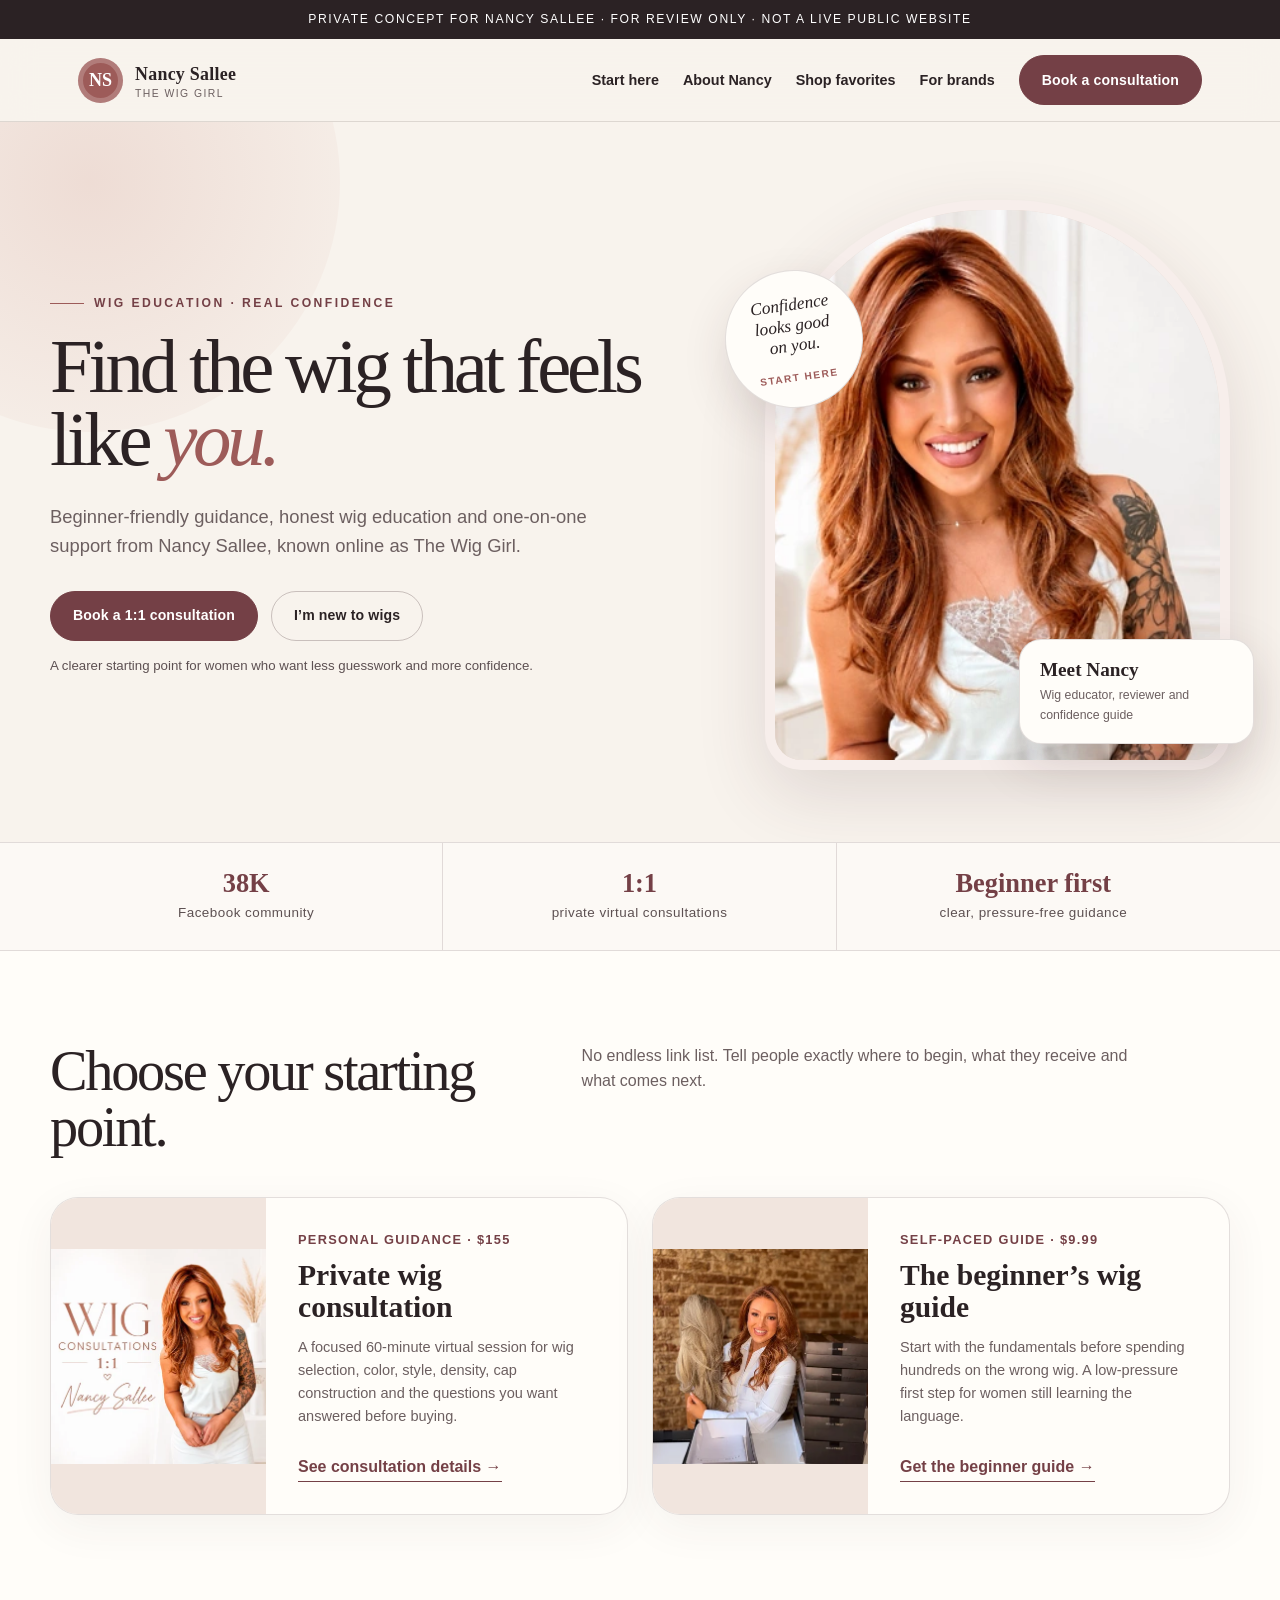
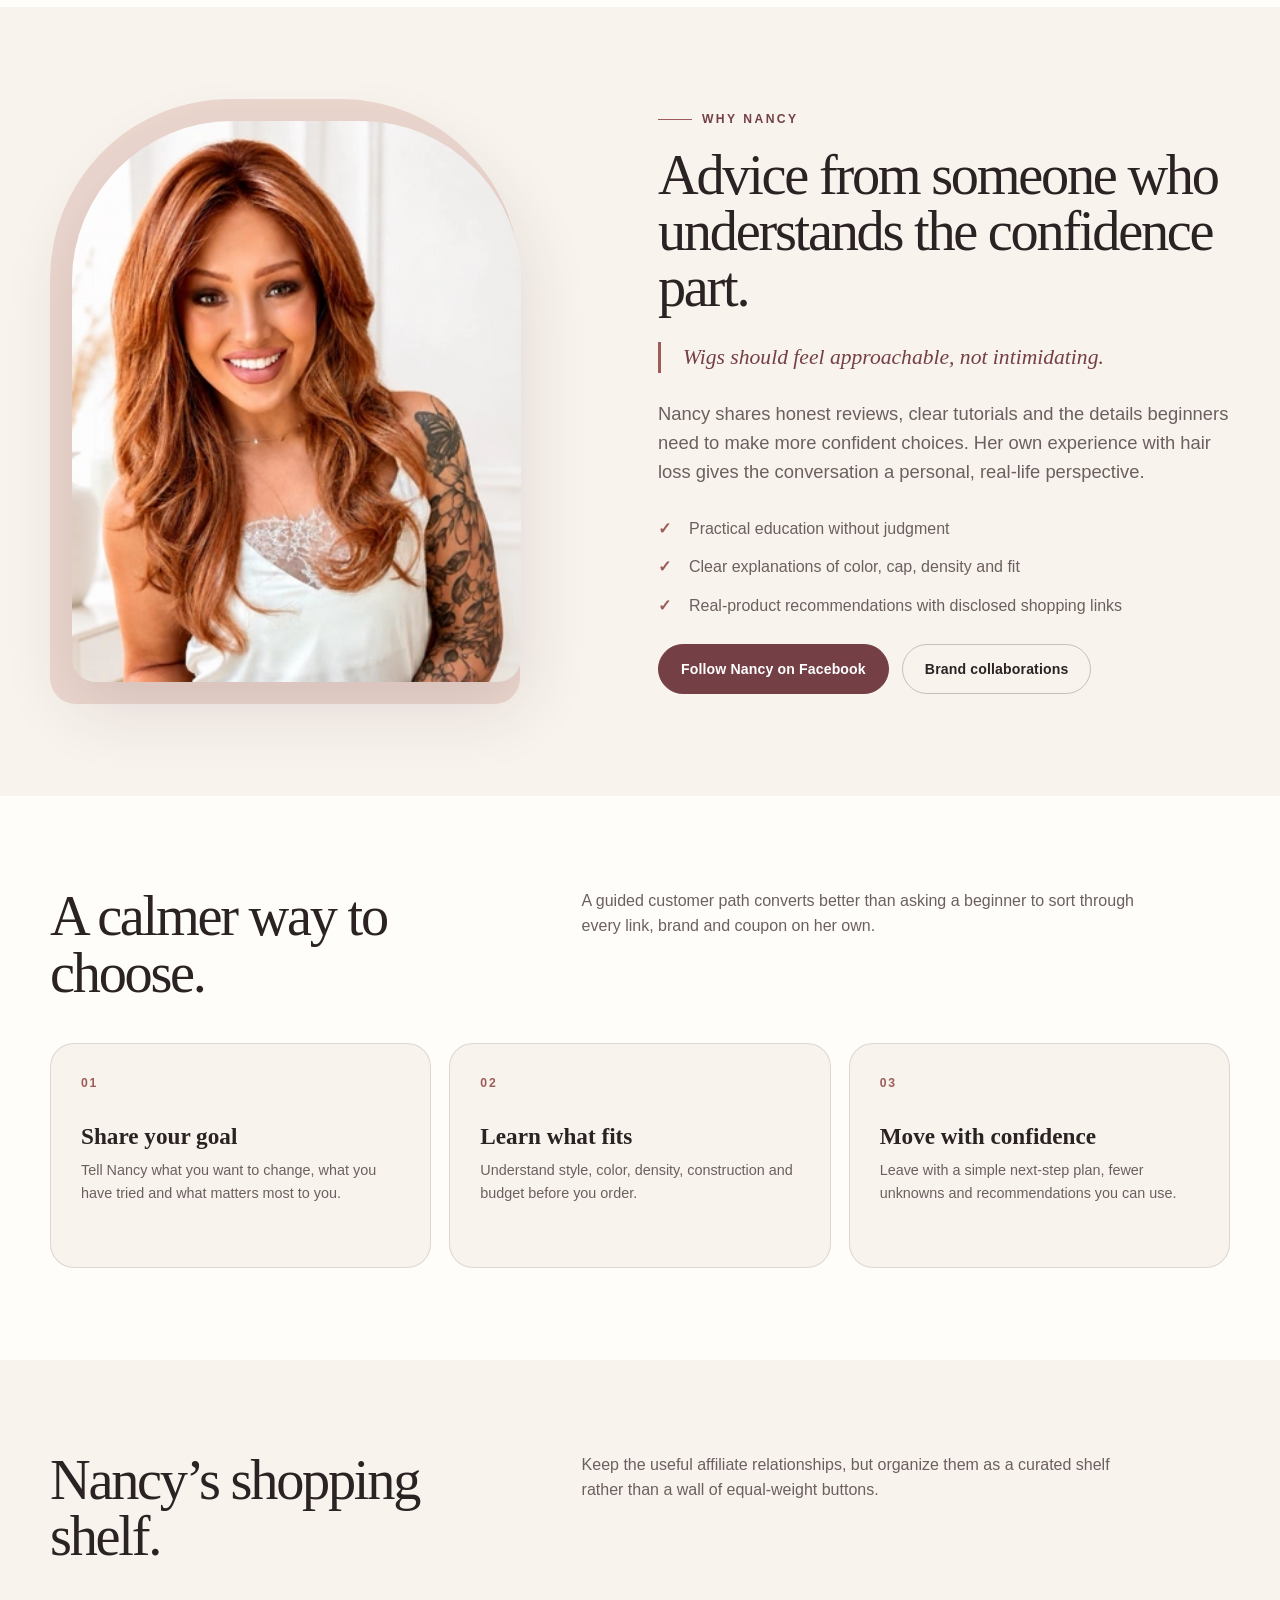
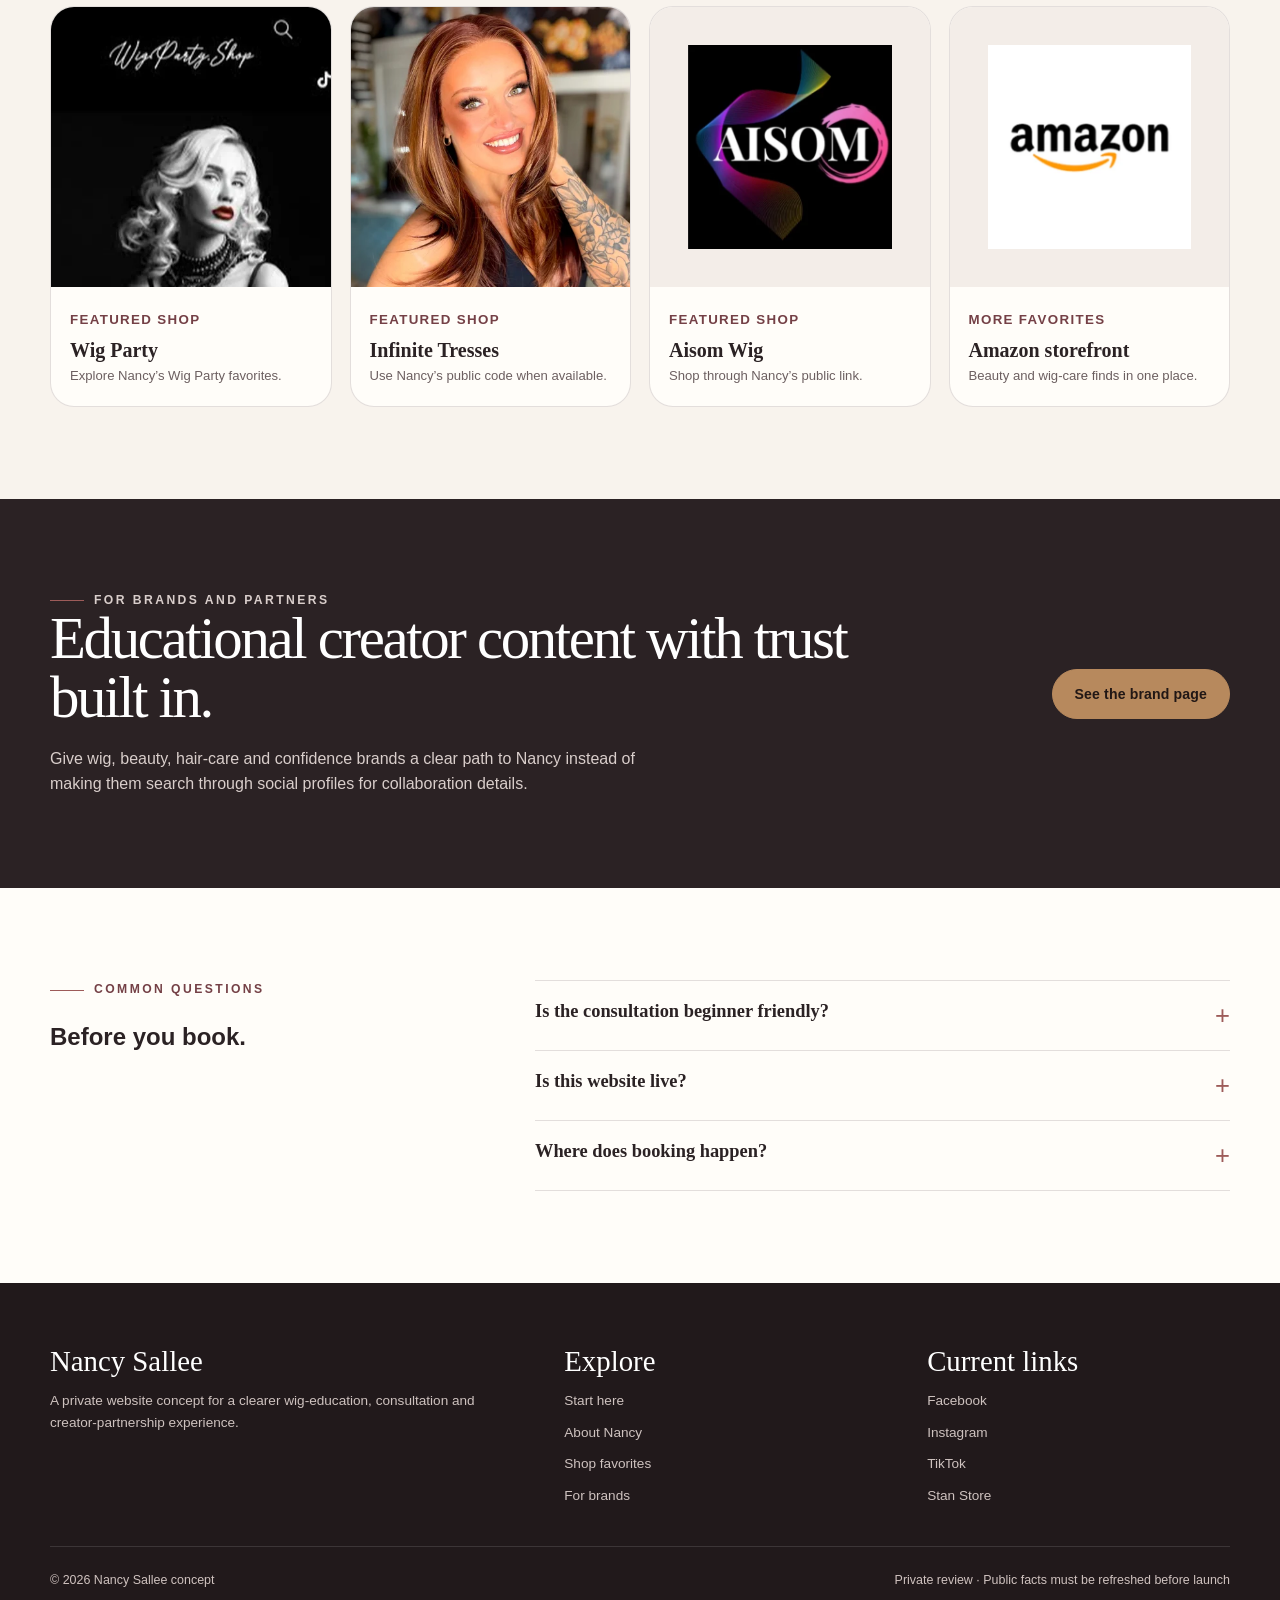
<file: index.html>
<!doctype html>
<html lang="en">
<head>
<meta charset="utf-8"><meta name="viewport" content="width=device-width,initial-scale=1">
<meta name="robots" content="noindex,nofollow,noarchive">
<meta name="description" content="Private website concept for Nancy Sallee, The Wig Girl.">
<title>Nancy Sallee | The Wig Girl · Private Concept</title>
<link rel="stylesheet" href="styles.css">
</head>
<body>
<div class="review-bar">Private concept for Nancy Sallee · For review only · Not a live public website</div>
<header class="site-header">
  <div class="nav-wrap">
    <a class="brand" href="index.html" aria-label="Nancy Sallee home"><span class="brand-mark">NS</span><span><span class="brand-name">Nancy Sallee</span><span class="brand-tag">The Wig Girl</span></span></a>
    <button class="menu-toggle" aria-label="Open menu" aria-expanded="false">☰</button>
    <nav class="nav-links" aria-label="Primary navigation">
      <a href="#start">Start here</a><a href="#about">About Nancy</a><a href="#shop">Shop favorites</a><a href="for-brands.html">For brands</a>
      <a class="button" href="https://stan.store/nancysallee/p/11-wig-consultation">Book a consultation</a>
    </nav>
  </div>
</header>
<main>
<section class="hero">
  <div class="container hero-grid">
    <div class="hero-copy reveal">
      <p class="eyebrow">Wig education · Real confidence</p>
      <h1>Find the wig that feels like <em>you.</em></h1>
      <p class="lede">Beginner-friendly guidance, honest wig education and one-on-one support from Nancy Sallee, known online as The Wig Girl.</p>
      <div class="hero-actions"><a class="button" href="https://stan.store/nancysallee/p/11-wig-consultation">Book a 1:1 consultation</a><a class="button light" href="#start">I’m new to wigs</a></div>
      <p class="hero-note">A clearer starting point for women who want less guesswork and more confidence.</p>
    </div>
    <div class="hero-art reveal">
      <div class="hero-photo"><img src="assets/nancy-profile.webp" alt="Nancy Sallee smiling with long auburn hair"></div>
      <div class="hero-seal">Confidence looks good on you.<span>Start here</span></div>
      <div class="hero-card"><b>Meet Nancy</b><span>Wig educator, reviewer and confidence guide</span></div>
    </div>
  </div>
</section>
<section class="proof-strip" aria-label="Public profile highlights">
  <div class="container proof-grid">
    <div class="proof"><strong>38K</strong><span>Facebook community</span></div>
    <div class="proof"><strong>1:1</strong><span>private virtual consultations</span></div>
    <div class="proof"><strong>Beginner first</strong><span>clear, pressure-free guidance</span></div>
  </div>
</section>
<section class="section soft" id="start">
  <div class="container">
    <div class="section-head reveal"><h2>Choose your starting point.</h2><p>No endless link list. Tell people exactly where to begin, what they receive and what comes next.</p></div>
    <div class="card-grid">
      <article class="offer-card reveal"><img src="assets/consult-card.webp" alt="One-to-one wig consultation with Nancy Sallee"><div class="offer-copy"><span class="price">Personal guidance · $155</span><h3>Private wig consultation</h3><p>A focused 60-minute virtual session for wig selection, color, style, density, cap construction and the questions you want answered before buying.</p><a class="text-link" href="https://stan.store/nancysallee/p/11-wig-consultation">See consultation details →</a></div></article>
      <article class="offer-card reveal"><img src="assets/beginner-guide.webp" alt="Nancy presenting a wig for beginners"><div class="offer-copy"><span class="price">Self-paced guide · $9.99</span><h3>The beginner’s wig guide</h3><p>Start with the fundamentals before spending hundreds on the wrong wig. A low-pressure first step for women still learning the language.</p><a class="text-link" href="https://stan.store/nancysallee/p/where-to-start--a-wig-beginner-guide-mp3w6jbi?lang=en">Get the beginner guide →</a></div></article>
    </div>
  </div>
</section>
<section class="section" id="about">
  <div class="container split">
    <div class="about-frame reveal"><img src="assets/nancy-profile.webp" alt="Portrait of Nancy Sallee"></div>
    <div class="reveal"><p class="eyebrow">Why Nancy</p><h2>Advice from someone who understands the confidence part.</h2><p class="quote">Wigs should feel approachable, not intimidating.</p><p class="lede">Nancy shares honest reviews, clear tutorials and the details beginners need to make more confident choices. Her own experience with hair loss gives the conversation a personal, real-life perspective.</p><ul class="check-list"><li>Practical education without judgment</li><li>Clear explanations of color, cap, density and fit</li><li>Real-product recommendations with disclosed shopping links</li></ul><div class="cta-row"><a class="button" href="https://www.facebook.com/nancy.sallee17">Follow Nancy on Facebook</a><a class="button light" href="for-brands.html">Brand collaborations</a></div></div>
  </div>
</section>
<section class="section soft">
  <div class="container">
    <div class="section-head reveal"><h2>A calmer way to choose.</h2><p>A guided customer path converts better than asking a beginner to sort through every link, brand and coupon on her own.</p></div>
    <div class="steps"><div class="step reveal"><h3>Share your goal</h3><p>Tell Nancy what you want to change, what you have tried and what matters most to you.</p></div><div class="step reveal"><h3>Learn what fits</h3><p>Understand style, color, density, construction and budget before you order.</p></div><div class="step reveal"><h3>Move with confidence</h3><p>Leave with a simple next-step plan, fewer unknowns and recommendations you can use.</p></div></div>
  </div>
</section>
<section class="section" id="shop">
  <div class="container">
    <div class="section-head reveal"><h2>Nancy’s shopping shelf.</h2><p>Keep the useful affiliate relationships, but organize them as a curated shelf rather than a wall of equal-weight buttons.</p></div>
    <div class="shop-grid">
      <a class="shop-card reveal" href="https://wigparty.shop/nancy"><img src="assets/wig-party.webp" alt="Wig Party shopping link"><div><small>Featured shop</small><h3>Wig Party</h3><p>Explore Nancy’s Wig Party favorites.</p></div></a>
      <a class="shop-card reveal" href="http://infinitetresses.com/"><img src="assets/infinite-tresses.webp" alt="Infinite Tresses shopping link"><div><small>Featured shop</small><h3>Infinite Tresses</h3><p>Use Nancy’s public code when available.</p></div></a>
      <a class="shop-card logo reveal" href="https://aisomwig.com/?ref=NANCYSALLEE"><img src="assets/aisom.webp" alt="Aisom wig shopping link"><div><small>Featured shop</small><h3>Aisom Wig</h3><p>Shop through Nancy’s public link.</p></div></a>
      <a class="shop-card logo reveal" href="https://www.amazon.com/shop/influencer-9ec188c6"><img src="assets/amazon.webp" alt="Amazon storefront"><div><small>More favorites</small><h3>Amazon storefront</h3><p>Beauty and wig-care finds in one place.</p></div></a>
    </div>
  </div>
</section>
<section class="section dark">
  <div class="container brand-cta reveal"><div><p class="eyebrow">For brands and partners</p><h2>Educational creator content with trust built in.</h2><p>Give wig, beauty, hair-care and confidence brands a clear path to Nancy instead of making them search through social profiles for collaboration details.</p></div><a class="button gold" href="for-brands.html">See the brand page</a></div>
</section>
<section class="section soft">
  <div class="container faq">
    <div class="reveal"><p class="eyebrow">Common questions</p><h2>Before you book.</h2></div>
    <div class="reveal"><details><summary>Is the consultation beginner friendly?</summary><p>Yes. The public offer is built for clients at different stages, including people who are just beginning to learn about wigs.</p></details><details><summary>Is this website live?</summary><p>No. This is a private concept showing how Nancy’s public offers and links could be organized more clearly. No site, price or account has been changed.</p></details><details><summary>Where does booking happen?</summary><p>The prototype keeps Nancy’s existing Stan page as the checkout while presenting a stronger branded customer journey in front of it.</p></details></div>
  </div>
</section>
</main>
<footer class="site-footer"><div class="container"><div class="footer-grid"><div><h3>Nancy Sallee</h3><p>A private website concept for a clearer wig-education, consultation and creator-partnership experience.</p></div><div><h3>Explore</h3><div class="footer-links"><a href="#start">Start here</a><a href="#about">About Nancy</a><a href="#shop">Shop favorites</a><a href="for-brands.html">For brands</a></div></div><div><h3>Current links</h3><div class="footer-links"><a href="https://www.facebook.com/nancy.sallee17">Facebook</a><a href="https://www.instagram.com/nancy.sallee">Instagram</a><a href="https://www.tiktok.com/@nancysallee">TikTok</a><a href="https://stan.store/nancysallee">Stan Store</a></div></div></div><div class="footer-bottom"><span>© <span data-year></span> Nancy Sallee concept</span><span>Private review · Public facts must be refreshed before launch</span></div></div></footer>
<script src="app.js"></script>
</body></html>
</file>
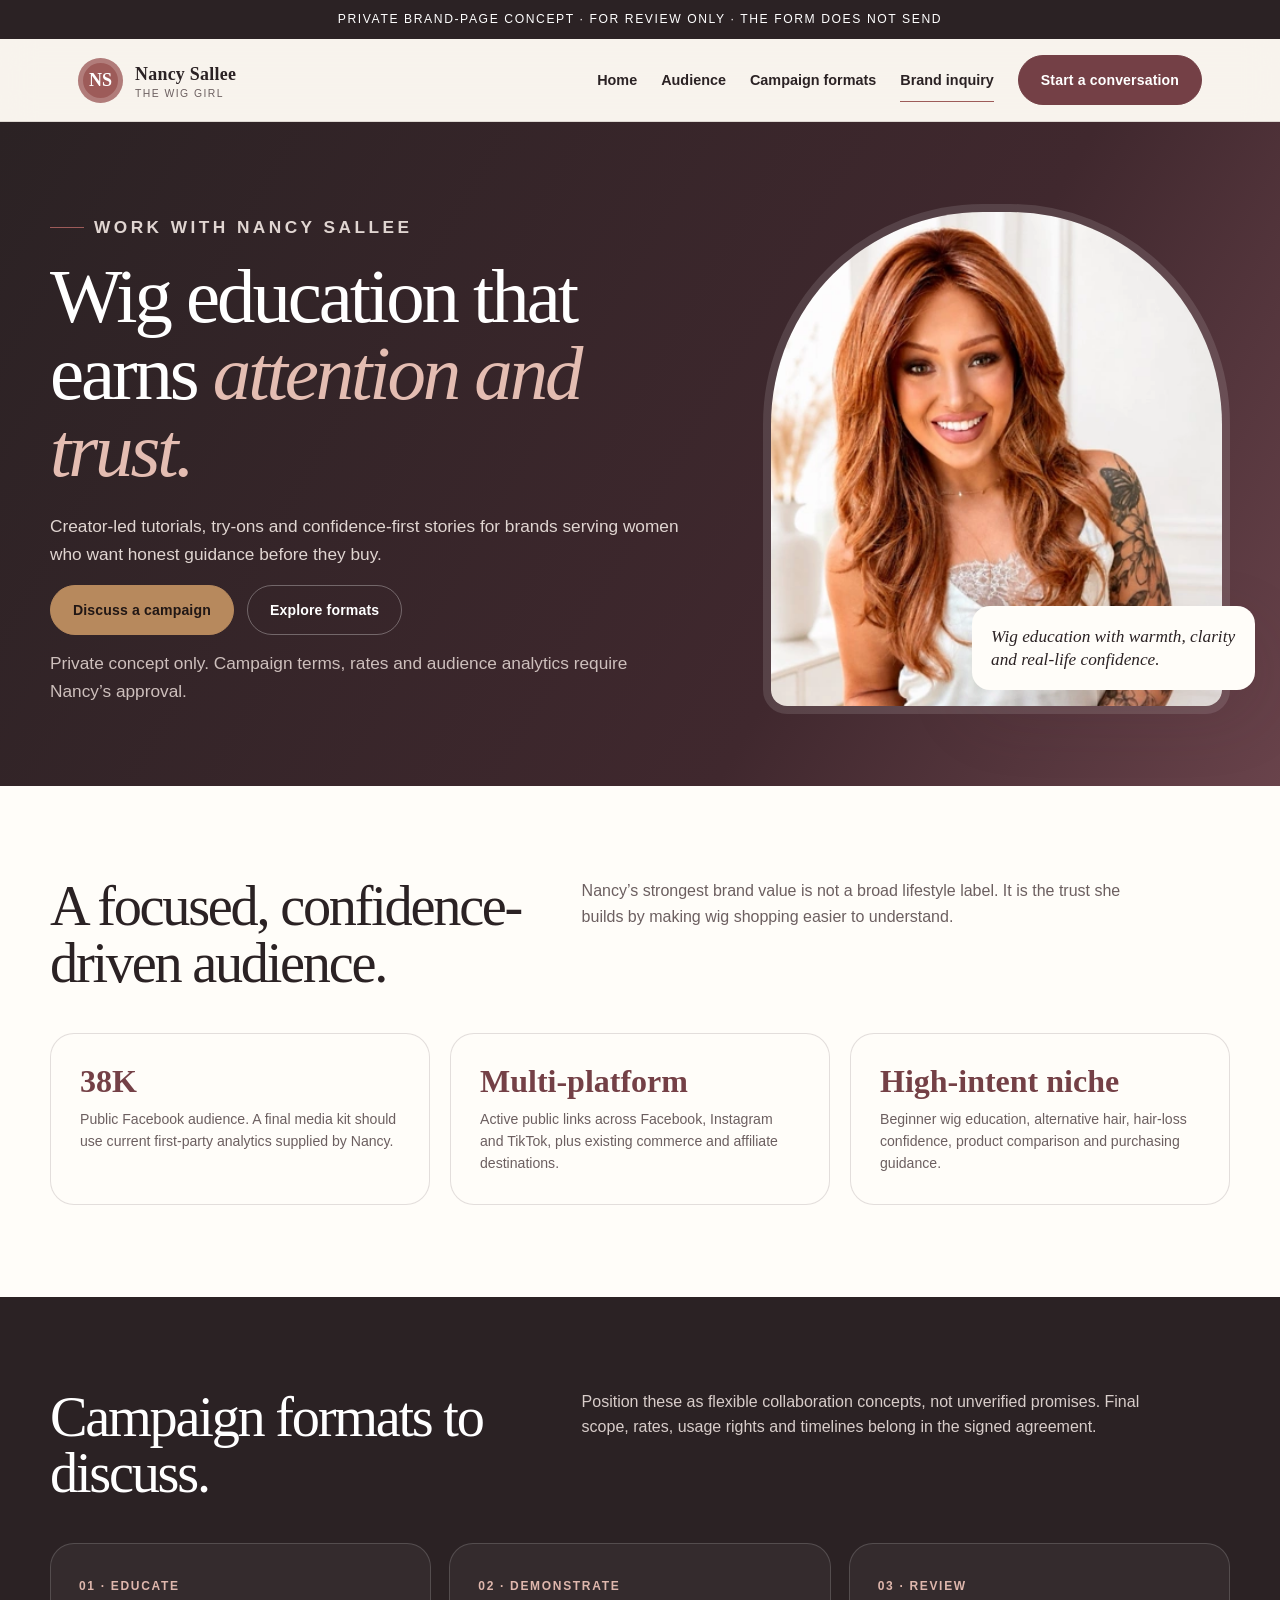
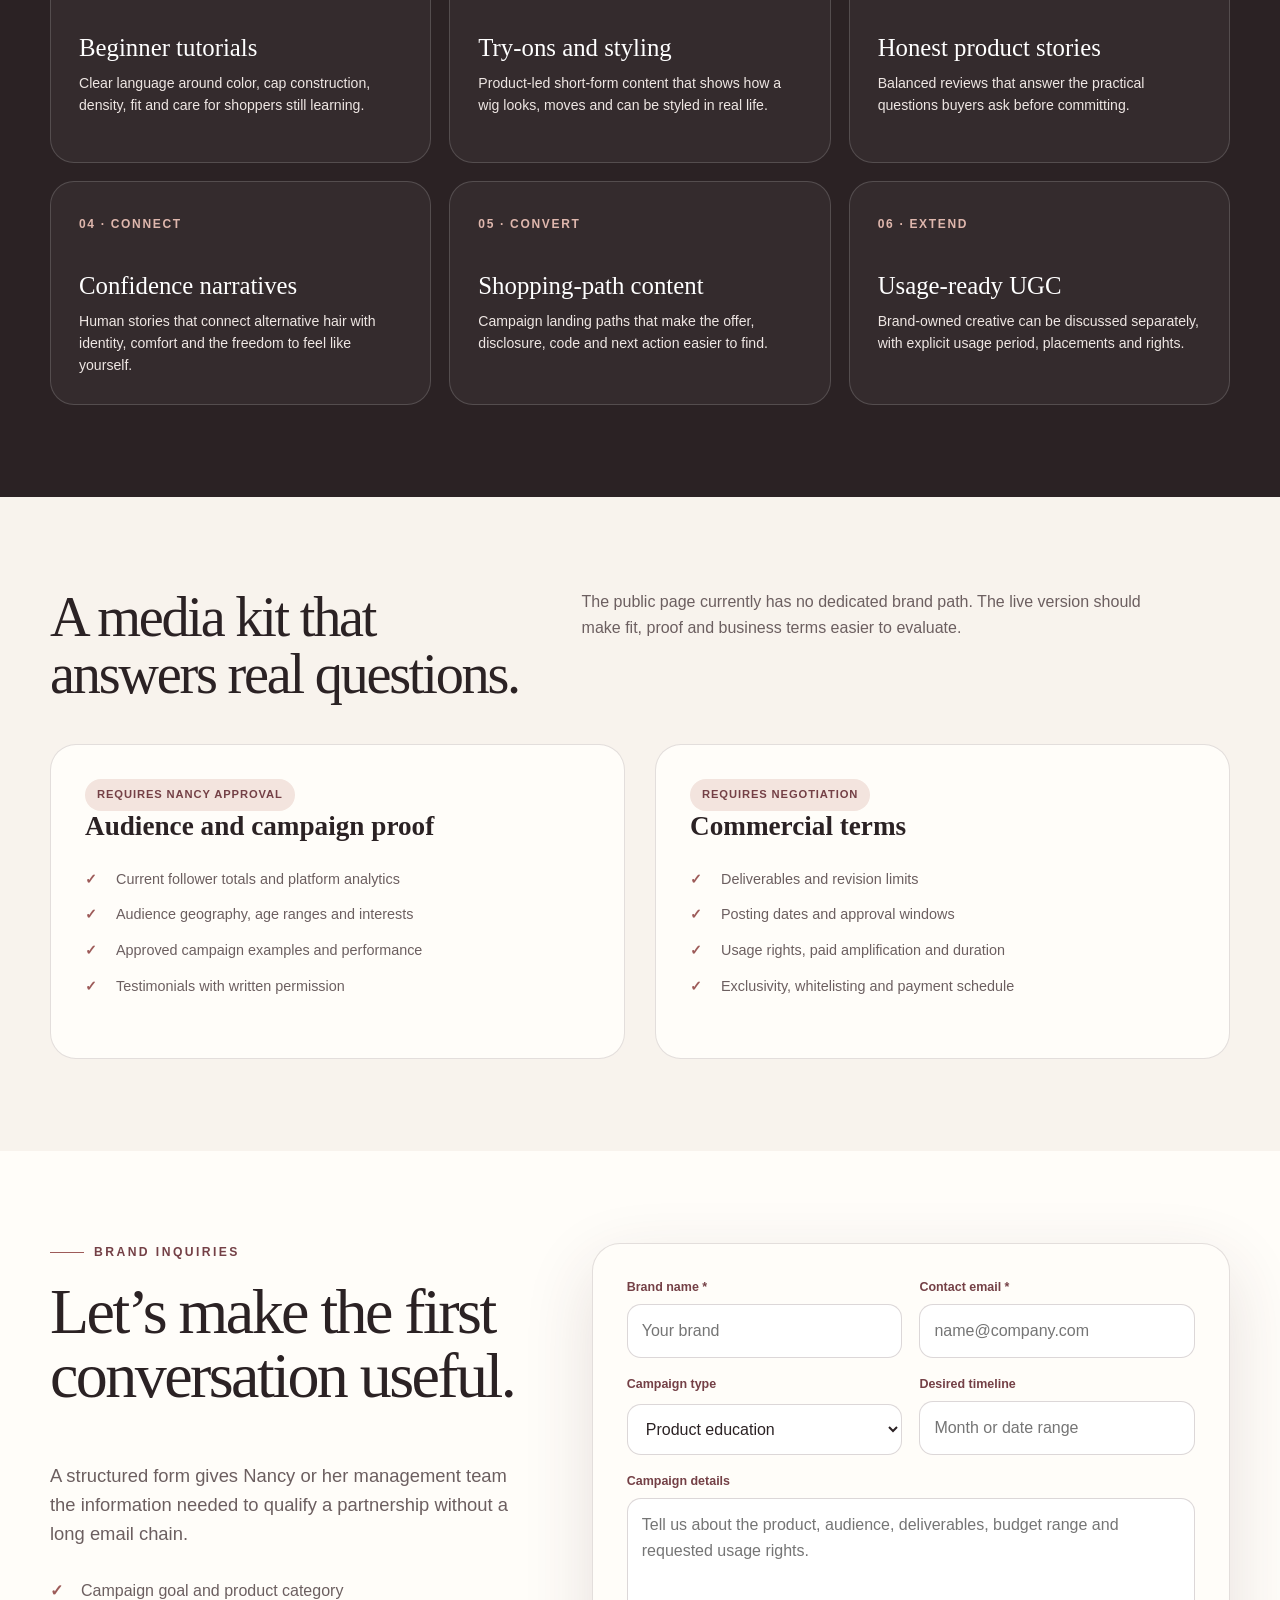
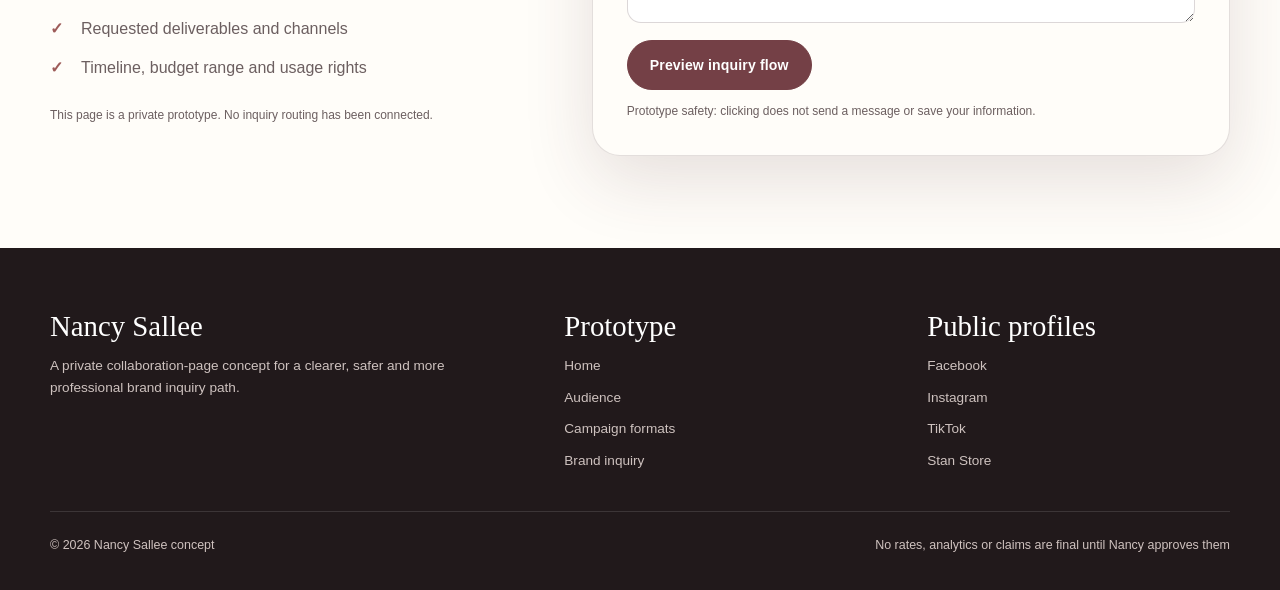
<file: for-brands.html>
<!doctype html>
<html lang="en">
<head>
<meta charset="utf-8"><meta name="viewport" content="width=device-width,initial-scale=1">
<meta name="robots" content="noindex,nofollow,noarchive">
<meta name="description" content="Private brand collaboration page concept for Nancy Sallee.">
<title>Work with Nancy Sallee · Private Concept</title>
<link rel="stylesheet" href="styles.css">
</head>
<body>
<div class="review-bar">Private brand-page concept · For review only · The form does not send</div>
<header class="site-header"><div class="nav-wrap"><a class="brand" href="index.html"><span class="brand-mark">NS</span><span><span class="brand-name">Nancy Sallee</span><span class="brand-tag">The Wig Girl</span></span></a><button class="menu-toggle" aria-label="Open menu" aria-expanded="false">☰</button><nav class="nav-links" aria-label="Primary navigation"><a href="index.html">Home</a><a href="#audience">Audience</a><a href="#formats">Campaign formats</a><a href="#inquiry" aria-current="page">Brand inquiry</a><a class="button" href="#inquiry">Start a conversation</a></nav></div></header>
<main>
<section class="brand-hero"><div class="container brand-hero-grid"><div class="reveal"><p class="eyebrow">Work with Nancy Sallee</p><h1>Wig education that earns <em>attention and trust.</em></h1><p>Creator-led tutorials, try-ons and confidence-first stories for brands serving women who want honest guidance before they buy.</p><div class="hero-actions"><a class="button gold" href="#inquiry">Discuss a campaign</a><a class="button light" style="color:#fff;border-color:rgba(255,255,255,.3)" href="#formats">Explore formats</a></div><p class="hero-note" style="color:#cdbfbc">Private concept only. Campaign terms, rates and audience analytics require Nancy’s approval.</p></div><div class="brand-portrait reveal"><img src="assets/nancy-profile.webp" alt="Nancy Sallee smiling"></div></div></section>
<section class="section soft" id="audience"><div class="container"><div class="section-head reveal"><h2>A focused, confidence-driven audience.</h2><p>Nancy’s strongest brand value is not a broad lifestyle label. It is the trust she builds by making wig shopping easier to understand.</p></div><div class="audience-grid"><article class="audience-card reveal"><b>38K</b><p>Public Facebook audience. A final media kit should use current first-party analytics supplied by Nancy.</p></article><article class="audience-card reveal"><b>Multi-platform</b><p>Active public links across Facebook, Instagram and TikTok, plus existing commerce and affiliate destinations.</p></article><article class="audience-card reveal"><b>High-intent niche</b><p>Beginner wig education, alternative hair, hair-loss confidence, product comparison and purchasing guidance.</p></article></div></div></section>
<section class="section dark" id="formats"><div class="container"><div class="section-head reveal"><h2>Campaign formats to discuss.</h2><p>Position these as flexible collaboration concepts, not unverified promises. Final scope, rates, usage rights and timelines belong in the signed agreement.</p></div><div class="format-grid"><article class="format-card reveal"><span class="number">01 · EDUCATE</span><h3>Beginner tutorials</h3><p>Clear language around color, cap construction, density, fit and care for shoppers still learning.</p></article><article class="format-card reveal"><span class="number">02 · DEMONSTRATE</span><h3>Try-ons and styling</h3><p>Product-led short-form content that shows how a wig looks, moves and can be styled in real life.</p></article><article class="format-card reveal"><span class="number">03 · REVIEW</span><h3>Honest product stories</h3><p>Balanced reviews that answer the practical questions buyers ask before committing.</p></article><article class="format-card reveal"><span class="number">04 · CONNECT</span><h3>Confidence narratives</h3><p>Human stories that connect alternative hair with identity, comfort and the freedom to feel like yourself.</p></article><article class="format-card reveal"><span class="number">05 · CONVERT</span><h3>Shopping-path content</h3><p>Campaign landing paths that make the offer, disclosure, code and next action easier to find.</p></article><article class="format-card reveal"><span class="number">06 · EXTEND</span><h3>Usage-ready UGC</h3><p>Brand-owned creative can be discussed separately, with explicit usage period, placements and rights.</p></article></div></div></section>
<section class="section"><div class="container"><div class="section-head reveal"><h2>A media kit that answers real questions.</h2><p>The public page currently has no dedicated brand path. The live version should make fit, proof and business terms easier to evaluate.</p></div><div class="kit-grid"><article class="kit-card reveal"><span class="pending">Requires Nancy approval</span><h3>Audience and campaign proof</h3><ul class="check-list"><li>Current follower totals and platform analytics</li><li>Audience geography, age ranges and interests</li><li>Approved campaign examples and performance</li><li>Testimonials with written permission</li></ul></article><article class="kit-card reveal"><span class="pending">Requires negotiation</span><h3>Commercial terms</h3><ul class="check-list"><li>Deliverables and revision limits</li><li>Posting dates and approval windows</li><li>Usage rights, paid amplification and duration</li><li>Exclusivity, whitelisting and payment schedule</li></ul></article></div></div></section>
<section class="section soft" id="inquiry"><div class="container inquiry-wrap"><div class="reveal"><p class="eyebrow">Brand inquiries</p><h2 style="font:500 clamp(2.5rem,5vw,5rem)/1 var(--display);letter-spacing:-.04em">Let’s make the first conversation useful.</h2><p class="lede">A structured form gives Nancy or her management team the information needed to qualify a partnership without a long email chain.</p><ul class="check-list"><li>Campaign goal and product category</li><li>Requested deliverables and channels</li><li>Timeline, budget range and usage rights</li></ul><p class="form-note">This page is a private prototype. No inquiry routing has been connected.</p></div><form class="inquiry-form reveal" data-prototype-form><div class="field-grid"><div class="field"><label for="brand">Brand name <span aria-hidden="true">*</span></label><input id="brand" name="brand" required placeholder="Your brand"></div><div class="field"><label for="email">Contact email <span aria-hidden="true">*</span></label><input id="email" name="email" type="email" required placeholder="name@company.com"></div></div><div class="field-grid"><div class="field"><label for="campaign">Campaign type</label><select id="campaign" name="campaign"><option>Product education</option><option>Try-on or demonstration</option><option>Short-form UGC</option><option>Long-term partnership</option><option>Other</option></select></div><div class="field"><label for="timeline">Desired timeline</label><input id="timeline" name="timeline" placeholder="Month or date range"></div></div><div class="field"><label for="details">Campaign details</label><textarea id="details" name="details" placeholder="Tell us about the product, audience, deliverables, budget range and requested usage rights."></textarea></div><button class="button" type="submit">Preview inquiry flow</button><p class="form-note">Prototype safety: clicking does not send a message or save your information.</p><div class="form-status" tabindex="-1" role="status" aria-live="polite"></div></form></div></section>
</main>
<footer class="site-footer"><div class="container"><div class="footer-grid"><div><h3>Nancy Sallee</h3><p>A private collaboration-page concept for a clearer, safer and more professional brand inquiry path.</p></div><div><h3>Prototype</h3><div class="footer-links"><a href="index.html">Home</a><a href="#audience">Audience</a><a href="#formats">Campaign formats</a><a href="#inquiry">Brand inquiry</a></div></div><div><h3>Public profiles</h3><div class="footer-links"><a href="https://www.facebook.com/nancy.sallee17">Facebook</a><a href="https://www.instagram.com/nancy.sallee">Instagram</a><a href="https://www.tiktok.com/@nancysallee">TikTok</a><a href="https://stan.store/nancysallee">Stan Store</a></div></div></div><div class="footer-bottom"><span>© <span data-year></span> Nancy Sallee concept</span><span>No rates, analytics or claims are final until Nancy approves them</span></div></div></footer>
<script src="app.js"></script>
</body></html>
</file>
<file: styles.css>
/* Nancy Sallee private website concept */
:root{
  --ink:#2b2224;--cream:#f8f3ed;--paper:#fffdf9;--rose:#9d5b59;--rose-deep:#744046;
  --blush:#ecd8d0;--peach:#f5e8e0;--gold:#b7895d;--sage:#6f786a;--muted:#6c5f60;
  --line:rgba(61,38,42,.14);--shadow:0 24px 70px rgba(75,43,47,.14);--radius:28px;
  --display:Georgia,'Times New Roman',serif;--body:Inter,ui-sans-serif,-apple-system,BlinkMacSystemFont,'Segoe UI',sans-serif;
}
*{box-sizing:border-box}
html{scroll-behavior:smooth}
body{margin:0;background:var(--cream);color:var(--ink);font-family:var(--body);line-height:1.58;-webkit-font-smoothing:antialiased}
a{color:inherit;text-decoration:none}
img{max-width:100%;display:block}
button,input,textarea,select{font:inherit}
button,a{touch-action:manipulation}
:focus-visible{outline:3px solid rgba(157,91,89,.45);outline-offset:4px}
.review-bar{background:var(--ink);color:#fff;text-align:center;font-size:.76rem;line-height:1.45;letter-spacing:.13em;text-transform:uppercase;padding:.68rem 1rem}
.site-header{position:sticky;top:0;z-index:50;background:rgba(248,243,237,.92);border-bottom:1px solid var(--line);backdrop-filter:blur(16px)}
.nav-wrap{max-width:1180px;margin:auto;min-height:82px;padding:0 28px;display:flex;align-items:center;justify-content:space-between;gap:28px}
.brand{display:flex;align-items:center;gap:12px;min-width:max-content}
.brand-mark{width:45px;height:45px;border-radius:50%;display:grid;place-items:center;background:var(--rose);color:#fff;font:700 1.13rem var(--display);box-shadow:inset 0 0 0 5px rgba(255,255,255,.2)}
.brand-name{font:700 1.12rem var(--display);letter-spacing:.015em}
.brand-tag{display:block;color:var(--muted);font:.65rem var(--body);letter-spacing:.14em;text-transform:uppercase;margin-top:1px}
.nav-links{display:flex;align-items:center;gap:24px;font-size:.9rem;font-weight:700}
.nav-links a:not(.button){padding:.6rem 0;border-bottom:1px solid transparent}
.nav-links a:not(.button):hover,.nav-links a[aria-current='page']:not(.button){border-color:var(--rose)}
.menu-toggle{display:none;background:transparent;border:1px solid var(--line);border-radius:999px;width:44px;height:44px;color:var(--ink)}
.container{width:min(1180px,calc(100% - 56px));margin-inline:auto}
.hero{position:relative;overflow:hidden;padding:78px 0 72px}
.hero:before{content:'';position:absolute;width:500px;height:500px;border-radius:50%;background:radial-gradient(circle,rgba(236,216,208,.84),rgba(236,216,208,0));top:-190px;left:-160px;pointer-events:none}
.hero-grid{display:grid;grid-template-columns:1.05fr .88fr;gap:72px;align-items:center;position:relative}
.eyebrow{color:var(--rose-deep);font-size:.76rem;font-weight:800;text-transform:uppercase;letter-spacing:.2em;display:flex;align-items:center;gap:10px;margin:0 0 18px}
.eyebrow:before{content:'';width:34px;height:1px;background:var(--rose)}
h1,h2,h3,p{margin-top:0}
h1{font:500 clamp(3.2rem,6vw,6.3rem)/.95 var(--display);letter-spacing:-.055em;margin-bottom:25px;max-width:790px}
h1 em{color:var(--rose);font-weight:500}
.lede{font-size:1.15rem;color:var(--muted);max-width:650px;margin-bottom:30px}
.hero-actions,.cta-row{display:flex;flex-wrap:wrap;gap:13px;align-items:center}
.button{display:inline-flex;justify-content:center;align-items:center;min-height:50px;padding:0 22px;border-radius:999px;background:var(--rose-deep);border:1px solid var(--rose-deep);color:white;font-weight:800;font-size:.88rem;letter-spacing:.01em;cursor:pointer;transition:.2s ease}
.button:hover{transform:translateY(-2px);box-shadow:0 12px 30px rgba(116,64,70,.2)}
.button.light{background:transparent;color:var(--ink);border-color:rgba(61,38,42,.25)}
.button.light:hover{border-color:var(--rose);box-shadow:none}
.button.gold{background:var(--gold);border-color:var(--gold);color:#211715}
.hero-note{font-size:.83rem;color:#5d5052;margin:15px 0 0}
.hero-art{position:relative;min-height:570px}
.hero-photo{position:absolute;inset:0 0 0 40px;border-radius:220px 220px 36px 36px;overflow:hidden;box-shadow:var(--shadow);border:10px solid rgba(255,255,255,.58);background:var(--blush)}
.hero-photo img{width:100%;height:100%;object-fit:cover;object-position:50% 15%}
.hero-seal{position:absolute;left:0;top:70px;width:138px;height:138px;border-radius:50%;background:var(--paper);border:1px solid var(--line);display:grid;place-items:center;text-align:center;padding:20px;box-shadow:0 18px 48px rgba(65,38,43,.14);font:italic 1.08rem/1.2 var(--display);transform:rotate(-8deg)}
.hero-seal span{display:block;color:var(--rose);font:800 .63rem var(--body);letter-spacing:.15em;text-transform:uppercase;margin-top:7px}
.hero-card{position:absolute;right:-24px;bottom:26px;background:var(--paper);border:1px solid var(--line);border-radius:22px;padding:18px 20px;box-shadow:0 18px 50px rgba(65,38,43,.17);max-width:235px}
.hero-card b{font:600 1.2rem var(--display)}
.hero-card span{display:block;color:var(--muted);font-size:.77rem;margin-top:3px}
.proof-strip{border-block:1px solid var(--line);background:rgba(255,253,249,.68)}
.proof-grid{display:grid;grid-template-columns:repeat(3,1fr)}
.proof{padding:25px 30px;text-align:center;border-right:1px solid var(--line)}
.proof:last-child{border-right:0}
.proof strong{display:block;font:600 1.65rem var(--display);color:var(--rose-deep)}
.proof span{font-size:.84rem;color:#5d5152;letter-spacing:.035em}
.section{padding:92px 0;scroll-margin-top:88px}
.section.soft{background:var(--paper)}
.section.dark{background:var(--ink);color:#fff}
.section-head{display:grid;grid-template-columns:.8fr 1.1fr;gap:60px;align-items:start;margin-bottom:42px}
.section-head h2,.split h2,.brand-hero h1{font:500 clamp(2.35rem,4.4vw,4.7rem)/1 var(--display);letter-spacing:-.04em;margin-bottom:0}
.section-head p{color:var(--muted);max-width:570px;margin:0}
.dark .section-head p,.dark .muted{color:#d8cdca}
.card-grid{display:grid;grid-template-columns:repeat(2,1fr);gap:24px}
.offer-card{display:grid;grid-template-columns:215px 1fr;background:var(--paper);border:1px solid var(--line);border-radius:var(--radius);overflow:hidden;min-height:318px;box-shadow:0 12px 45px rgba(71,43,46,.06)}
.offer-card img{width:100%;height:100%;object-fit:contain;background:#f1e5de}
.offer-copy{padding:32px;display:flex;flex-direction:column;align-items:flex-start}
.offer-copy .price{color:var(--rose-deep);font-weight:800;font-size:.8rem;letter-spacing:.1em;text-transform:uppercase}
.offer-copy h3{font:600 1.85rem/1.08 var(--display);margin:10px 0 12px}
.offer-copy p{color:var(--muted);font-size:.91rem;flex:1}
.text-link{font-weight:800;color:var(--rose-deep);border-bottom:1px solid currentColor;padding-bottom:2px}
.split{display:grid;grid-template-columns:.93fr 1fr;gap:76px;align-items:center}
.about-frame{position:relative;padding:22px 0 22px 22px}
.about-frame:before{content:'';position:absolute;inset:0 62px 0 0;background:var(--blush);border-radius:180px 180px 26px 26px}
.about-frame img{position:relative;width:88%;aspect-ratio:4/5;object-fit:cover;object-position:50% 12%;border-radius:160px 160px 24px 24px;box-shadow:var(--shadow)}
.quote{font:italic 1.35rem/1.45 var(--display);border-left:3px solid var(--rose);padding-left:22px;margin:26px 0;color:var(--rose-deep)}
.check-list{list-style:none;padding:0;margin:26px 0;display:grid;gap:13px}
.check-list li{position:relative;padding-left:31px;color:var(--muted)}
.check-list li:before{content:'✓';position:absolute;left:0;top:0;color:var(--rose);font-weight:900}
.steps{display:grid;grid-template-columns:repeat(3,1fr);gap:18px;counter-reset:step}
.step{counter-increment:step;background:var(--cream);border:1px solid var(--line);border-radius:24px;padding:30px;min-height:225px}
.step:before{content:'0' counter(step);display:block;color:var(--rose);font-weight:900;font-size:.76rem;letter-spacing:.15em;margin-bottom:30px}
.step h3{font:600 1.45rem var(--display);margin-bottom:9px}
.step p{color:var(--muted);font-size:.9rem;margin:0}
.shop-grid{display:grid;grid-template-columns:repeat(4,1fr);gap:18px}
.shop-card{background:var(--paper);border:1px solid var(--line);border-radius:24px;overflow:hidden;transition:.2s ease}
.shop-card:hover{transform:translateY(-5px);box-shadow:0 18px 50px rgba(71,43,46,.1)}
.shop-card img{width:100%;aspect-ratio:1;object-fit:cover;background:#eee}.shop-card.logo img{object-fit:contain;padding:38px;background:#f3ede8}
.shop-card div{padding:19px}
.shop-card small{color:var(--rose-deep);font-weight:800;text-transform:uppercase;letter-spacing:.1em}
.shop-card h3{font:600 1.25rem var(--display);margin:8px 0 4px}
.shop-card p{font-size:.82rem;color:var(--muted);margin:0}
.brand-cta{display:grid;grid-template-columns:1fr auto;gap:40px;align-items:center}
.brand-cta h2{font:500 clamp(2.4rem,4.6vw,4.8rem)/1 var(--display);letter-spacing:-.04em;margin-bottom:18px;max-width:800px}
.brand-cta p{max-width:620px;color:#d9cecb;margin:0}
.faq{display:grid;grid-template-columns:.75fr 1.25fr;gap:68px}
details{border-top:1px solid var(--line);padding:20px 0}
details:last-child{border-bottom:1px solid var(--line)}
summary{font:600 1.15rem var(--display);cursor:pointer;list-style:none;display:flex;justify-content:space-between;gap:20px}
summary:after{content:'+';color:var(--rose);font:400 1.6rem var(--body)}
details[open] summary:after{content:'−'}
details p{color:var(--muted);font-size:.9rem;margin:13px 0 0;max-width:700px}
.site-footer{background:#21191b;color:#fff;padding:62px 0 34px}
.footer-grid{display:grid;grid-template-columns:1.2fr .8fr .8fr;gap:60px}
.site-footer h3{font:500 1.8rem var(--display);margin-bottom:12px}
.site-footer p,.site-footer a{color:#cec2bf;font-size:.85rem}
.footer-links{display:grid;gap:10px}
.footer-bottom{border-top:1px solid rgba(255,255,255,.12);margin-top:40px;padding-top:24px;display:flex;justify-content:space-between;gap:20px;color:#cfc2bf;font-size:.78rem}
/* Brand page */
.brand-hero{padding:82px 0 72px;background:linear-gradient(120deg,#2b2224 0%,#40282e 66%,#69434b 100%);color:#fff;overflow:hidden}
.brand-hero-grid{display:grid;grid-template-columns:1.1fr .8fr;gap:70px;align-items:center}
.brand-hero h1{font-size:clamp(3.25rem,6vw,6.4rem);max-width:830px;margin-bottom:24px}
.brand-hero h1 em{color:#e4bdb2}
.brand-hero p{color:#e0d5d1;max-width:630px;font-size:1.08rem}
.brand-portrait{position:relative;min-height:510px}
.brand-portrait img{position:absolute;inset:0;width:100%;height:100%;object-fit:cover;object-position:50% 12%;border-radius:220px 220px 24px 24px;border:8px solid rgba(255,255,255,.12)}
.brand-portrait:after{content:'Wig education with warmth, clarity and real-life confidence.';position:absolute;right:-25px;bottom:24px;max-width:245px;background:var(--paper);color:var(--ink);padding:19px;border-radius:18px;font:italic 1.08rem/1.35 var(--display);box-shadow:var(--shadow)}
.audience-grid{display:grid;grid-template-columns:repeat(3,1fr);gap:20px}
.audience-card{background:var(--paper);border:1px solid var(--line);border-radius:24px;padding:29px}
.audience-card b{display:block;font:600 2rem var(--display);color:var(--rose-deep);margin-bottom:8px}
.audience-card p{color:var(--muted);font-size:.88rem;margin:0}
.format-grid{display:grid;grid-template-columns:repeat(3,1fr);gap:18px}
.format-card{border:1px solid rgba(255,255,255,.16);border-radius:24px;padding:28px;background:rgba(255,255,255,.045);min-height:220px}
.format-card .number{color:#dfb7ad;font-weight:900;font-size:.75rem;letter-spacing:.14em}
.format-card h3{font:500 1.55rem var(--display);margin:36px 0 10px}
.format-card p{color:#eee6e3;font-size:.88rem;margin:0}
.kit-grid{display:grid;grid-template-columns:1fr 1fr;gap:30px}
.kit-card{background:var(--paper);border:1px solid var(--line);border-radius:26px;padding:34px}
.kit-card h3{font:600 1.7rem var(--display);margin-bottom:15px}
.kit-card p,.kit-card li{font-size:.9rem;color:var(--muted)}
.pending{display:inline-flex;align-items:center;gap:8px;padding:7px 12px;border-radius:999px;background:#f3e4de;color:var(--rose-deep);font-size:.7rem;font-weight:900;text-transform:uppercase;letter-spacing:.08em}
.inquiry-wrap{display:grid;grid-template-columns:.85fr 1.15fr;gap:70px;align-items:start}
.inquiry-form{background:var(--paper);border:1px solid var(--line);border-radius:28px;padding:34px;box-shadow:var(--shadow)}
.field-grid{display:grid;grid-template-columns:1fr 1fr;gap:17px}
.field{display:grid;gap:7px;margin-bottom:17px}
.field label{font-size:.78rem;font-weight:800;color:var(--rose-deep)}
.field input,.field select,.field textarea{width:100%;border:1px solid rgba(61,38,42,.18);border-radius:14px;background:#fff;padding:13px 14px;color:var(--ink)}
.field textarea{min-height:125px;resize:vertical}
.form-note{font-size:.75rem;color:var(--muted);margin:12px 0 0}
.form-status{display:none;margin-top:17px;padding:14px;border-radius:14px;background:#edf1e9;color:#3f4d3a;font-weight:700;font-size:.86rem}
.form-status.show{display:block}
.reveal{opacity:1;transform:none}
.reveal.visible{opacity:1;transform:none}
@media(prefers-reduced-motion:reduce){html{scroll-behavior:auto}.reveal{opacity:1;transform:none;transition:none}.button,.shop-card{transition:none}}
@media(max-width:950px){
 .menu-toggle{display:grid;place-items:center}.nav-links{display:none;position:absolute;top:100%;left:0;right:0;background:var(--cream);border-bottom:1px solid var(--line);padding:22px 28px;flex-direction:column;align-items:stretch}.nav-links.open{display:flex}.nav-links .button{width:100%}
 .hero-grid,.brand-hero-grid,.split,.section-head,.faq,.inquiry-wrap{grid-template-columns:1fr}.hero-grid{gap:52px}.hero-copy{max-width:720px}.hero-art{min-height:630px}.hero-photo{left:8%;right:8%}.hero-card{right:3%}.section-head{gap:18px}.card-grid{grid-template-columns:1fr}.shop-grid{grid-template-columns:repeat(2,1fr)}.brand-cta{grid-template-columns:1fr}.footer-grid{grid-template-columns:1fr 1fr}.footer-grid>div:first-child{grid-column:1/-1}.brand-portrait{max-width:560px;width:100%;justify-self:center}.audience-grid,.format-grid{grid-template-columns:1fr 1fr}
}
@media(max-width:620px){
 .container{width:min(100% - 34px,1180px)}.nav-wrap{padding:0 17px;min-height:72px}.hero-actions .button{width:100%}.brand-tag{display:none}.review-bar{font-size:.62rem;letter-spacing:.1em}.hero,.brand-hero{padding:55px 0}.hero-grid{gap:38px}h1{font-size:clamp(2.8rem,14.4vw,4.4rem)}.hero-art{min-height:500px}.hero-photo{left:16px;right:0;border-width:7px}.hero-seal{width:104px;height:104px;padding:14px;top:44px;font-size:.88rem}.hero-card{right:-4px;bottom:18px;max-width:195px}.proof-grid{grid-template-columns:1fr}.proof{border-right:0;border-bottom:1px solid var(--line)}.proof:last-child{border-bottom:0}.section{padding:70px 0}.section-head h2,.split h2{font-size:2.65rem}.offer-card{grid-template-columns:1fr;min-height:0}.offer-card img{aspect-ratio:1.3;object-position:50% 25%}.offer-copy{padding:26px}.steps,.shop-grid,.audience-grid,.format-grid,.kit-grid,.field-grid{grid-template-columns:1fr}.about-frame img{width:96%}.brand-cta h2{font-size:2.75rem}.footer-grid{grid-template-columns:1fr;gap:32px}.footer-grid>div:first-child{grid-column:auto}.footer-bottom{flex-direction:column}.brand-hero h1{font-size:3.25rem}.brand-portrait{min-height:465px}.brand-portrait:after{right:-3px;max-width:210px}.inquiry-form{padding:25px}
}
</file>
